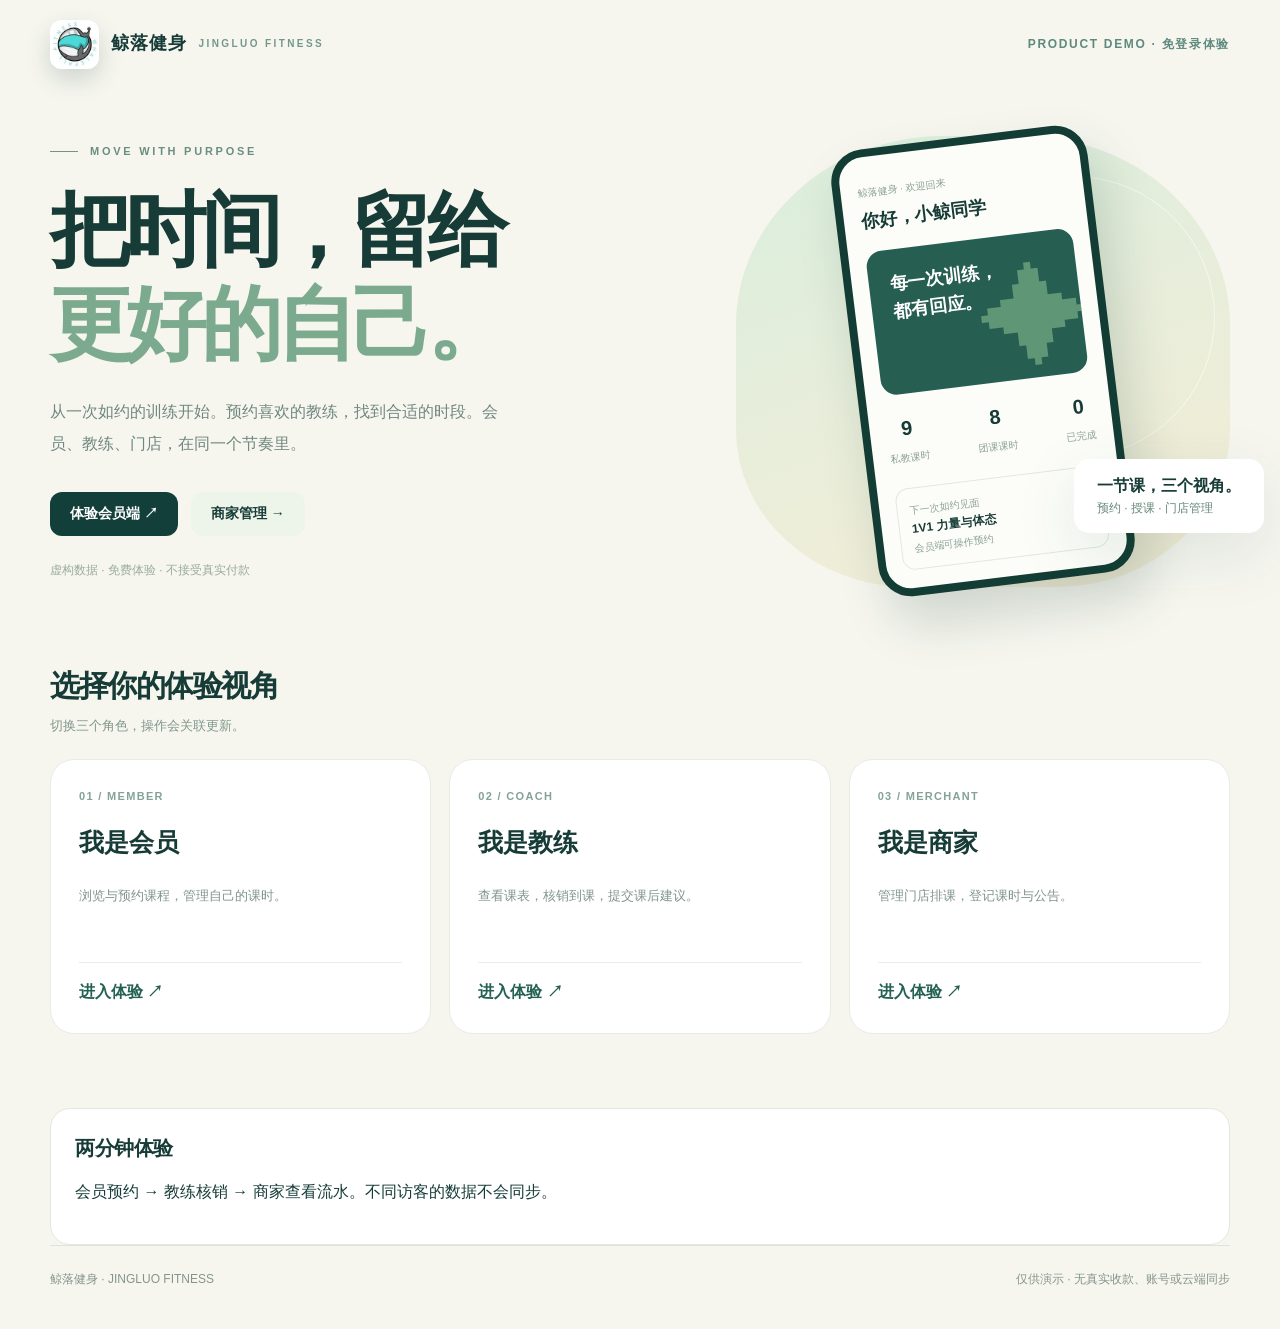
<file: jingluo-fitness/index.html>
<!doctype html>
<html lang="zh-CN"><head>
<meta charset="utf-8"><meta name="viewport" content="width=device-width, initial-scale=1, viewport-fit=cover">
<meta name="theme-color" content="#17453e"><meta name="referrer" content="no-referrer">
<meta name="description" content="鲸落健身交互演示：会员预约、教练核销、商家管理。全部为虚构数据。">
<meta http-equiv="Content-Security-Policy" content="default-src 'none'; script-src 'self'; style-src 'self' 'unsafe-inline'; img-src 'self' data:; connect-src 'none'; worker-src 'self'; font-src 'none'; object-src 'none'; base-uri 'none'; form-action 'none'">
<title>鲸落健身 · 在线交互演示</title>
<link rel="stylesheet" href="./app.css?v=20261015-2">
<link rel="stylesheet" href="./calendar.css?v=20261019-stop-1">
<script src="./calendar-core.js?v=20261022-members-1" defer></script>
<script src="./calendar.js?v=20261022-members-1" defer></script>
<script src="./members-core.js?v=20261022-members-1" defer></script>
<link rel="stylesheet" href="./members.css?v=20261022-members-1">
<script src="./gym-core.js?v=20261022-members-1" defer></script>
<script src="./gym.js?v=20261019-stop-1" defer></script>
<script src="./waitlist-core.js?v=20261023-waitlist-1" defer></script>
<script src="./waitlist-addon.js?v=20261023-waitlist-1" defer></script>
<link rel="stylesheet" href="./waitlist.css?v=20261023-waitlist-1">
<script src="./app.js?v=20261022-members-1" defer></script>
<script src="./audit-core.js?v=20261020-log-1" defer></script>
<script src="./audit.js?v=20261020-log-1" defer></script>
<script src="./audit-bridge.js?v=20261020-log-1" defer></script>
<link rel="stylesheet" href="./gym.css?v=20261019-stop-1">
<link rel="stylesheet" href="./audit.css?v=20261020-log-1">
</head><body>
<div id="app"><div class="shell" style="text-align:center;padding:48px">正在载入鲸落健身演示…</div></div>
<div id="toast" aria-live="polite" role="status"></div><dialog id="modal" aria-label="操作弹窗"></dialog>
<noscript>本演示需要启用 JavaScript。</noscript>
</body></html>
</file>
<file: jingluo-fitness/app.css>
:root{--ink:#173c37;--deep:#123f3a;--muted:#68817b;--cream:#f6f6ef;--paper:#fff;--mint:#d8eee2;--line:#e3e8df;--lime:#d5e98b;--shadow:0 20px 65px rgba(23,66,55,.10)}
*{box-sizing:border-box}html{scroll-behavior:smooth}body{margin:0;background:var(--cream);color:var(--ink);font-family:-apple-system,BlinkMacSystemFont,"PingFang SC","Microsoft YaHei",sans-serif;line-height:1.55}button,input,select,textarea{font:inherit}button{cursor:pointer}button:disabled{opacity:.48;cursor:not-allowed}a{text-decoration:none;color:inherit}button:focus-visible,a:focus-visible,input:focus-visible,textarea:focus-visible,select:focus-visible{outline:3px solid #93bcb1;outline-offset:3px}
.shell{width:min(1180px,calc(100% - 40px));margin:0 auto}.topbar{height:88px;display:flex;align-items:center;justify-content:space-between;gap:24px}.brand{display:flex;align-items:center;gap:12px;font-size:18px;font-weight:800;letter-spacing:.05em}.brand small{display:block;font-size:10px;letter-spacing:.24em;font-weight:700;color:#73978c}.logo{width:49px;height:49px;border-radius:17px;background:var(--deep);display:grid;place-items:center;color:#c9e7ca;box-shadow:0 10px 24px #143e3630}.logo svg{width:34px;height:34px}.muted{color:var(--muted)}.desktop-tag{color:#5e897e;font-size:12px;letter-spacing:.14em;font-weight:700}.pill{border:1px solid #d9e6d9;border-radius:100px;padding:8px 14px;color:#52766a;background:#f4fbf5;font-size:12px;display:inline-flex;align-items:center;gap:6px}.btn{display:inline-flex;justify-content:center;align-items:center;gap:9px;border:0;border-radius:12px;min-height:44px;padding:11px 20px;background:var(--deep);color:white;font-size:14px;font-weight:700;transition:transform .2s,background .2s}.btn:hover{transform:translateY(-2px);background:#206354}.btn.light{background:#edf5ea;color:var(--ink)}.btn.light:hover{background:#dbece0}.btn.line{background:white;color:var(--ink);border:1px solid #cedbd2}.btn.small{min-height:34px;padding:7px 12px;font-size:12px;border-radius:9px}.btn.warn{background:#fce4d7;color:#9e4e31}.btn.full{width:100%}
.hero{display:grid;grid-template-columns:1.12fr .88fr;gap:58px;align-items:center;min-height:575px;padding:48px 0 76px}.eyebrow{display:flex;align-items:center;gap:12px;color:#698e82;font-weight:800;font-size:11px;letter-spacing:.25em}.eyebrow:before{content:"";width:28px;height:1px;background:#6b9788}h1{font-size:clamp(51px,6.3vw,87px);line-height:1.16;letter-spacing:-.07em;margin:24px 0 25px;font-weight:850}h1 em{font-style:normal;color:#7caa8e}.lead{color:#718780;font-size:16px;line-height:2;max-width:450px}.hero-actions{display:flex;gap:13px;flex-wrap:wrap;margin-top:32px}.fineprint{margin-top:25px;font-size:12px;color:#9bab9d}.visual{min-height:450px;border-radius:42% 42% 35% 35%;background:linear-gradient(160deg,#daeede,#f5edd6);position:relative;display:flex;justify-content:center;align-items:center}.visual:before{content:"";position:absolute;border-radius:100%;height:280px;width:280px;border:1px solid #fff9;top:40px;right:15px}.phone{position:relative;width:258px;min-height:445px;border:8px solid #133d34;border-radius:33px;background:#fcfdf8;box-shadow:10px 28px 50px #183f342d;padding:22px 17px 18px;transform:rotate(-7deg)}.phone small{color:#8ca197;font-size:10px}.phone h3{margin:4px 0 16px;font-size:18px}.phone-art{height:145px;border-radius:16px;background:#265f51;color:white;padding:21px;position:relative;overflow:hidden}.phone-art:after{content:"✦";font-size:110px;color:#b2e4a969;position:absolute;right:-10px;top:3px}.phone-art strong{font-size:18px;line-height:1.55}.phone-stat{display:flex;justify-content:space-between;gap:10px;text-align:center;margin-top:19px}.phone-stat strong{display:block;font-size:20px}.phone-next{border:1px solid #dfe9df;border-radius:13px;padding:12px;margin-top:20px;font-size:12px}.phone-next b{display:block}.floatcard{position:absolute;right:-34px;bottom:54px;padding:15px 23px;border-radius:15px;background:white;box-shadow:var(--shadow);font-size:12px;color:#658878}.floatcard strong{display:block;color:var(--ink);font-size:16px}.sectionhead{display:flex;justify-content:space-between;align-items:end;gap:20px;margin:0 0 23px}.sectionhead h2{font-size:30px;letter-spacing:-.05em;margin:0 0 6px}.sectionhead p{color:#81968c;margin:0;font-size:13px}.portals{display:grid;grid-template-columns:repeat(3,1fr);gap:18px;padding-bottom:74px}.portal{background:white;border:1px solid #e7ece5;padding:28px;border-radius:24px;min-height:275px;display:flex;flex-direction:column;transition:transform .2s,box-shadow .2s}.portal:hover{transform:translateY(-4px);box-shadow:var(--shadow)}.portal-number{color:#84a397;font-size:11px;letter-spacing:.12em;font-weight:750}.portal h3{font-size:25px;margin:18px 0 10px}.portal p{color:#81948d;font-size:13px;line-height:1.85;flex:1}.portal a{display:flex;align-items:center;justify-content:space-between;color:#236153;font-weight:800;border-top:1px solid #e9ede8;padding-top:17px;margin-top:18px}.footer{border-top:1px solid #dce5dd;display:flex;gap:18px;justify-content:space-between;flex-wrap:wrap;font-size:12px;color:#85958c;padding:24px 0 40px}
.appbar{position:sticky;top:0;z-index:10;background:#f8faf5eF;border-bottom:1px solid #e1e8df;backdrop-filter:blur(20px)}.appbarinner{display:flex;align-items:center;gap:20px;padding:13px 0}.tabs{display:flex;gap:5px;margin-left:auto;background:#edf2e9;padding:4px;border-radius:12px}.tabs button{border:0;border-radius:9px;padding:10px 15px;color:#6d847a;background:transparent;font-weight:700;font-size:13px}.tabs button.active{background:#17453e;color:white}.bar-actions{display:flex;gap:8px;align-items:center}.bar-actions button{background:white;border:1px solid #d7e4dc;border-radius:10px;padding:8px 12px;color:#536f61;font-size:12px}.appbody{padding:38px 0 60px}.role-header{display:flex;justify-content:space-between;align-items:end;gap:25px;margin-bottom:23px}.role-header h1{font-size:clamp(27px,4vw,42px);letter-spacing:-.04em;margin:6px 0}.role-header p{color:#7a8f85;font-size:13px;margin:0}.role-header .tag{background:#e3f0e6;padding:9px 14px;border-radius:100px;font-size:12px;color:#467463}.dashboard{display:grid;grid-template-columns:repeat(4,1fr);gap:14px;margin-bottom:19px}.stat{padding:20px 22px;border-radius:18px;background:white;border:1px solid var(--line)}.stat small{color:#82948b}.stat strong{display:block;margin-top:7px;font-size:29px;letter-spacing:-.06em}.stat em{font-style:normal;color:#2f8e71;font-size:12px}.panel{border-radius:20px;border:1px solid var(--line);background:white;padding:24px;min-width:0}.panel h2{font-size:20px;letter-spacing:-.025em;margin:0 0 7px}.panel .hint{color:#8c9a92;font-size:12px}.grid-2{display:grid;grid-template-columns:1.45fr 1fr;gap:18px;align-items:start}.grid-equal{display:grid;grid-template-columns:repeat(2,1fr);gap:18px}.stack{display:grid;gap:17px}.inline-head{display:flex;justify-content:space-between;align-items:center;gap:12px;margin-bottom:15px}.inline-head h2{margin:0}.category-row{display:flex;flex-wrap:wrap;gap:8px;margin:19px 0}.chip{border:1px solid #dfebe3;background:white;color:#739086;border-radius:100px;padding:8px 13px;font-size:12px}.chip.active{color:white;background:var(--deep);border-color:var(--deep)}.course{border:1px solid #e4eae2;border-radius:16px;padding:18px;margin-bottom:12px;display:grid;grid-template-columns:1fr auto;gap:15px;align-items:center}.course:last-child{margin-bottom:0}.course .ey{color:#5f937d;font-weight:800;font-size:11px;letter-spacing:.06em}.course h3{margin:7px 0;font-size:16px}.course p{font-size:12px;color:#8c9d92;margin:3px 0}.course .price{font-size:13px;color:#427460;font-weight:750}.course-actions{display:grid;gap:8px;justify-items:end}.badge{border-radius:100px;display:inline-block;padding:4px 9px;background:#edf4ea;color:#548c72;font-weight:750;font-size:11px;white-space:nowrap}.badge.orange{background:#fcf0df;color:#b18a41}.badge.gray{background:#f0f1ef;color:#8a948c}.empty{text-align:center;padding:36px 14px;color:#90a198;font-size:13px;border:1px dashed #d8e3d8;border-radius:13px}.empty b{display:block;color:#43665b;font-size:17px;margin:8px}.appointment{display:flex;justify-content:space-between;gap:15px;align-items:start;border-top:1px solid #edf1eb;padding:15px 0}.appointment:first-of-type{border-top:0}.appointment strong{display:block;font-size:14px;margin-bottom:5px}.appointment p{font-size:12px;color:#90a197;margin:5px 0}.appointment .when{font-weight:850;font-size:13px;color:#467f6a}.appointment .actions{display:flex;gap:7px;flex-wrap:wrap;justify-content:flex-end;margin-top:8px}.appointment .actions button{background:white;border:1px solid #dce7dd;border-radius:8px;padding:6px 10px;font-size:11px;color:#597f6d}.appointment .actions .danger{border-color:#f3ded3;color:#b37459}.announcement{background:#f1f8ef;border-radius:12px;margin-top:12px;padding:15px 17px;font-size:13px;color:#587763}.announcement strong{display:block;color:#346850}.package{background:#f2f8f1;border-radius:16px;padding:20px;margin:16px 0}.package strong{display:block;font-size:28px;letter-spacing:-.04em}.package .muted{font-size:12px}.table-wrap{overflow:auto}.table{width:100%;border-collapse:collapse;font-size:12px;min-width:540px;text-align:left}.table th{background:#f7faf6;color:#82988b;font-weight:750;padding:11px}.table td{border-bottom:1px solid #edf1ec;padding:12px}.table td strong{color:#355e51}.section-sub{margin:28px 0 14px;font-size:19px}.form-field{display:block;color:#648075;font-size:12px;font-weight:700;margin:14px 0}.form-field input,.form-field select,.form-field textarea{width:100%;border:1px solid #dbe8df;background:#fcfffc;color:#274e44;border-radius:10px;padding:11px;outline:0;margin-top:7px;font-size:13px}.form-field textarea{min-height:90px;resize:vertical}.two-fields{display:grid;grid-template-columns:repeat(2,1fr);gap:12px}.activity{display:flex;gap:10px;font-size:12px;padding:10px 0;border-bottom:1px solid #edf1eb;color:#7f9589}.activity strong{color:#416a59}.activity:last-child{border:0}.activitytime{flex:0 0 65px;color:#a3afa4}.navlink{font-size:12px;color:#6d9789}.toast{position:fixed;z-index:50;bottom:24px;right:24px;background:#204c43;color:white;border-radius:12px;box-shadow:var(--shadow);padding:13px 19px;font-size:13px;max-width:calc(100% - 40px);animation:appear .2s}.overlay{position:fixed;inset:0;z-index:30;background:#102e29a6;display:flex;align-items:center;justify-content:center;padding:22px;overflow:auto}.modal{width:min(475px,100%);background:#fff;border-radius:22px;padding:27px;box-shadow:0 25px 95px #0019;max-height:90vh;overflow:auto}.modalhead{display:flex;justify-content:space-between;align-items:center}.modal h2{font-size:23px;margin:0}.modal .close{border:0;background:#eaf2e9;border-radius:9px;padding:8px 12px}.modal .detail{background:#f3f8f2;padding:14px;border-radius:11px;color:#648071;font-size:13px;margin-top:17px}.modalfoot{display:flex;gap:8px;justify-content:flex-end;margin-top:21px}.helpnote{color:#7b9087;font-size:12px;padding-top:14px;line-height:1.9}.checkcode{background:#163f38;color:#d7eada;letter-spacing:.2em;padding:15px;font-size:25px;text-align:center;border-radius:12px;margin:15px 0}.shadow-title{display:flex;justify-content:space-between;align-items:center;margin-bottom:12px}.full-width{width:100%}@keyframes appear{from{opacity:0;transform:translateY(9px)}to{opacity:1;transform:translateY(0)}}
@media(max-width:980px){.hero{gap:15px}.floatcard{right:0}.grid-2{grid-template-columns:1fr}.dashboard{grid-template-columns:repeat(2,1fr)}.portals{grid-template-columns:1fr 1fr}.appbarinner{flex-wrap:wrap}.tabs{order:3;width:100%;justify-content:center;margin:0}.tabs button{flex:1}.bar-actions{margin-left:auto}}
@media(max-width:680px){.shell{width:min(100% - 26px,1180px)}.topbar{height:68px}.desktop-tag{display:none}.hero{grid-template-columns:1fr;padding:33px 0 60px;gap:40px}.hero h1{font-size:52px}.hero .visual{min-height:400px}.visual .phone{transform:rotate(-4deg) scale(.9)}.floatcard{bottom:18px;right:7px}.portals{grid-template-columns:1fr;padding-bottom:38px}.portal{min-height:235px}.sectionhead span{display:none}.role-header{align-items:start}.role-header .tag{display:none}.appbarinner{gap:10px}.appbar .brand{font-size:14px}.appbar .logo{height:35px;width:35px;border-radius:12px}.appbar .logo svg{width:26px}.bar-actions{display:flex}.bar-actions button{padding:7px;font-size:11px}.dashboard{gap:10px}.stat{padding:14px}.stat strong{font-size:23px}.panel{padding:17px}.course{display:block}.course-actions{display:flex;align-items:center;justify-content:space-between;margin-top:12px}.grid-equal{grid-template-columns:1fr}.two-fields{grid-template-columns:1fr}.role-header h1{font-size:30px}.appointment{flex-direction:column}.appointment .actions{justify-content:flex-start}.footer{line-height:1.9}}
</file>
<file: jingluo-fitness/calendar.css>
/* Calendar extension: intentionally scoped to .jl-* to preserve the original site. */
.jl-calendar{margin:0 0 22px;scroll-margin-top:135px;overflow:hidden}.jl-calendar h2{margin:4px 0 8px;font-size:24px}.jl-header,.jl-toolbar,.jl-controls,.jl-row,.jl-agenda-title,.jl-dialog-head{display:flex;align-items:center;justify-content:space-between;gap:14px}.jl-header{align-items:flex-start}.jl-kicker{font-size:10px;font-weight:800;letter-spacing:.2em;color:#5c8a77}.jl-header p{font-size:12px;color:#647b72;margin:0}.jl-actions,.jl-controls,.jl-event-actions{display:flex;align-items:center;gap:8px;flex-wrap:wrap}.jl-btn{border:1px solid #cdded3;border-radius:9px;background:#fff;color:#23584a;padding:8px 12px;font-size:12px;font-weight:650;min-height:38px;cursor:pointer;white-space:nowrap}.jl-btn:hover{background:#edf5ed;border-color:#89b19c}.jl-btn.primary,.jl-segments [aria-pressed=true]{background:#17453e;color:#fff;border-color:#17453e}.jl-next{margin:22px 0;padding:17px 20px;border-radius:15px;background:#edf5e6;border:1px solid #dce9d2;display:flex;gap:16px;align-items:center;flex-wrap:wrap}.jl-next>div{flex:1;min-width:160px}.jl-next>div>span{font-size:11px;letter-spacing:.1em;color:#57755d}.jl-next strong{display:block;font-size:18px;margin:4px 0;overflow-wrap:anywhere}.jl-next small{color:#587265;font-size:12px}.jl-remind-state{font-size:11px;color:#50725c;max-width:280px}.jl-toolbar{margin:18px 0;flex-wrap:wrap}.jl-controls strong{font-size:16px}.jl-segments{display:flex;padding:4px;border-radius:11px;background:#f1f5ee;gap:4px}.jl-segments .jl-btn{min-width:59px;border-color:transparent;background:transparent}.jl-segments [aria-pressed=true]{background:#17453e}.jl-filters{display:flex;gap:12px;align-items:center;flex-wrap:wrap;padding:0 0 16px}.jl-filters label{color:#5a7668;font-size:12px;display:flex;gap:7px;align-items:center}.jl-filters input,.jl-filters select{border:1px solid #d4e2d8;border-radius:8px;padding:7px 9px;background:#fcfefb;color:#285746;font-size:12px;min-height:36px;min-width:0;max-width:170px}.jl-check{display:flex;align-items:center;gap:9px;font-size:13px;color:#365d4c;line-height:1.8;margin:10px 0}.jl-check input[type=checkbox]{accent-color:#235e49;width:17px;height:17px;min-height:17px;flex:none;padding:0}.jl-legend{display:flex;gap:7px;align-items:center;font-size:11px;color:#658174;margin-left:auto}.jl-legend i,.jl-dots i{width:6px;height:6px;border-radius:50%;display:inline-block;background:#4d8973}.jl-legend .group,.jl-dots .group{background:#be924a}.jl-dots .cancel{background:#bdc9c1}.jl-layout{display:grid;grid-template-columns:minmax(0,1.2fr) minmax(0,1fr);gap:22px;align-items:start}.jl-layout.day-view{grid-template-columns:1fr}.jl-weekdays,.jl-days{display:grid;grid-template-columns:repeat(7,minmax(0,1fr));gap:5px}.jl-weekdays span{text-align:center;font-size:11px;color:#768a7a;padding:8px 0 11px}.jl-day{border:1px solid #e6eee4;border-radius:11px;padding:12px 2px 8px;min-height:90px;display:flex;align-items:center;flex-direction:column;gap:5px;color:#3f6554;background:#fbfcf8;min-width:0;transition:background .15s}.jl-day b{font-size:18px}.jl-day small{font-size:10px;color:#6f8876}.jl-day:hover{background:#edf5e6}.jl-day.outside{opacity:.48}.jl-day.today:not(.selected){border-color:#1d5f49;box-shadow:inset 0 0 0 1px #1d5f49}.jl-day.selected{background:#1b5142;border-color:#1b5142;color:white;opacity:1}.jl-day.selected small{color:#d8e9dc}.jl-day.selected .jl-dots i{background:#a6dabb}.jl-day.selected .jl-dots .group{background:#efd183}.jl-dots{display:flex;gap:3px;min-height:6px}.jl-days.month .jl-day{min-height:68px;padding:8px 0 6px;gap:2px}.jl-days.month .jl-day b{font-size:15px}.jl-agenda{min-width:0}.jl-agenda-title{margin:4px 0 12px}.jl-agenda-title h3{font-size:16px;margin:0}.jl-agenda-title>span{font-size:12px;color:#678273}.jl-event{display:flex;gap:14px;padding:15px 12px;border-radius:12px;border:1px solid #dce8de;border-left:3px solid #42826d;background:#fbfdf9;margin-bottom:10px;min-width:0}.jl-event.group{border-left-color:#b38a42;background:#fffdf7}.jl-event.cancel{border-left-color:#bbc5bd;background:#f6f6f2;opacity:.7}.jl-time{display:flex;flex-direction:column;flex-shrink:0;gap:3px;font-variant-numeric:tabular-nums}.jl-time b{font-size:16px}.jl-time span{font-size:11px;color:#7f927f}.jl-event-main{flex:1;min-width:0}.jl-event-main strong{font-size:14px;overflow-wrap:anywhere}.jl-event-main p{font-size:12px;color:#647d6b;margin:6px 0;overflow-wrap:anywhere}.jl-event-main small{font-size:11px;color:#60765f}.jl-event-actions{margin-top:10px}.jl-event-actions .jl-btn{font-size:11px;padding:5px 9px;min-height:32px}.jl-row{align-items:flex-start;gap:8px;flex-wrap:wrap}.jl-tag{font-size:10px;border-radius:6px;background:#eaf2e5;padding:3px 6px;white-space:nowrap}.jl-empty{padding:25px 14px;border:1px dashed #d5e3d3;border-radius:12px;color:#758874;text-align:center;font-size:12px;line-height:1.9}.jl-empty b{color:#557258}.jl-empty p{margin:8px 0 0}.jl-caption{color:#687e69;font-size:11px;line-height:1.9;margin:12px 0 0}.jl-boundary{padding:12px 15px;background:#f5f6ed;border-radius:10px;color:#63775a;line-height:1.9;font-size:11px;margin-top:16px}.jl-reminder-center{border-top:1px solid #e0e8dc;padding-top:17px;margin-top:18px}.jl-reminder-center summary{cursor:pointer;font-size:15px;font-weight:700}.jl-reminder-center summary span{display:inline-block;border-radius:7px;padding:1px 8px;color:#eaf3e2;background:#235843;font-size:11px;margin-left:8px}.jl-reminder-center>.jl-actions{margin:12px 0}.jl-notice{display:flex;align-items:center;gap:14px;border-top:1px solid #edf0e7;padding:12px 0;font-size:12px}.jl-notice>div{flex:1;min-width:0}.jl-notice p{color:#70826c;margin:4px 0;overflow-wrap:anywhere}.jl-notice small{font-size:10px;color:#7a8c74}.jl-notice.unread strong:before{content:"";display:inline-block;width:6px;height:6px;border-radius:50%;background:#3c8565;margin-right:8px}.jl-dialog{padding:0;border:1px solid #e2e9dc;border-radius:20px;width:min(520px,calc(100% - 24px));max-height:90dvh;color:#244f3e;overflow:auto}.jl-dialog::backdrop{background:#123e32a1;backdrop-filter:blur(3px)}.jl-modal{padding:25px;font-size:13px}.jl-dialog h2{font-size:20px;margin:0}.jl-dialog-head{margin-bottom:18px;align-items:flex-start}.jl-dialog fieldset{border:1px solid #dce6d5;border-radius:12px;margin:18px 0 0;padding:12px 16px}.jl-dialog legend{color:#567151;font-size:12px;padding:0 6px}.jl-system{border-top:1px solid #e2e9dc;margin-top:18px;padding:18px 0}.jl-system p{font-size:12px;line-height:1.9}.jl-detail b{display:block;font-size:11px;color:#7b8e70;margin-bottom:4px}.jl-dialog form>.jl-actions{justify-content:flex-end;margin-top:20px}
@media(max-width:900px){.jl-layout{grid-template-columns:1fr}.jl-header{flex-wrap:wrap}.jl-agenda{max-height:470px;overflow:auto}.jl-next{padding:14px}.jl-remind-state{max-width:none;width:100%}}
@media(max-width:480px){.jl-header h2{font-size:21px}.jl-header>.jl-actions{width:100%}.jl-header>.jl-actions .jl-btn{flex:1}.jl-controls{gap:5px}.jl-controls strong{font-size:13px}.jl-controls .jl-btn{padding:6px 9px}.jl-toolbar{gap:12px}.jl-segments{margin-left:auto}.jl-day{min-height:75px;border-radius:8px}.jl-day b{font-size:16px}.jl-days.month .jl-day{min-height:61px}.jl-weekdays,.jl-days{gap:3px}.jl-legend{margin-left:0}.jl-filters{gap:8px}.jl-filters label{font-size:11px}.jl-filters input,.jl-filters select{padding:7px 5px;max-width:141px;font-size:11px}.jl-filters .jl-check{width:100%;margin:0}.jl-event{gap:10px;padding:13px 9px}.jl-modal{padding:20px}.jl-notice{flex-wrap:wrap}.jl-calendar .jl-caption{font-size:11px}}
@media(prefers-reduced-motion:reduce){.jl-day{transition:none}}
</file>
<file: jingluo-fitness/members.css>
.jl-member-switch{display:flex;gap:16px;padding:14px;border-radius:16px;background:#e8f1e7;align-items:center;flex-wrap:wrap}.jl-member-switch select{padding:9px;border-radius:9px;border:1px solid #c1d7c7;min-width:150px}.jl-member-switch small{display:block;color:#6b8776}.jl-member-label{font-size:12px}@media(max-width:520px){.jl-member-switch{flex-direction:column;align-items:stretch}.jl-member-switch select{width:100%}}
</file>
<file: jingluo-fitness/waitlist.css>
.jl-waitlist{margin:0 0 20px}.jl-wait-head{display:flex;align-items:flex-start;justify-content:space-between;gap:12px}.jl-wait-head h2{margin:0 0 5px}.jl-wait-head p,.jl-wait-empty,.jl-wait-note{font-size:12px;color:#718c80;line-height:1.8}.jl-wait-row{display:flex;align-items:center;justify-content:space-between;gap:12px;padding:13px 0;border-bottom:1px solid #e7eee9}.jl-wait-row strong{font-size:14px}.jl-wait-row p{font-size:12px;color:#708980;margin:6px 0 0}.jl-wait-actions{display:flex;gap:7px;flex-wrap:wrap;justify-content:flex-end}.jl-wait-note{margin-bottom:0}@media(max-width:580px){.jl-wait-head,.jl-wait-row{align-items:flex-start;flex-direction:column}.jl-wait-actions{justify-content:flex-start}}
</file>
<file: jingluo-fitness/gym.css>
.gym-panel{background:#fff;border:1px solid var(--line);padding:22px;border-radius:20px;margin:0 0 20px;min-width:0}.gym-panel h2{margin:0;font-size:20px}.gym-head{display:flex;align-items:center;justify-content:space-between;gap:12px}.gym-rule,.gym-note{font-size:12px;line-height:1.8;color:#567369}.gym-rule{background:#edf6ed;padding:12px;border-radius:10px}.gym-card-grid{display:grid;grid-template-columns:1fr 1fr;gap:14px}.gym-card{border:1px solid #dae6db;border-radius:15px;padding:18px;min-width:0}.gym-card>strong{display:block;font-size:28px;margin:12px 0 5px}.gym-card strong small{font-size:12px;font-weight:400;color:#668277}.gym-card p{font-size:12px;color:#547366}.gym-card .gym-alert{color:#93421e}.gym-actions{display:flex;flex-wrap:wrap;gap:10px;margin-top:14px}.gym-requests{border-top:1px solid #e2ebe0;margin-top:15px;padding-top:15px;font-size:13px}.gym-requests summary{cursor:pointer;font-weight:700;padding:6px 0}.gym-request{display:flex;align-items:center;justify-content:space-between;gap:12px;border-bottom:1px solid #e4ece1;padding:12px 0}.gym-request p{margin:4px 0;color:#5d7869}.gym-dialog{border:1px solid #d1e2d6;border-radius:18px;padding:26px;width:min(490px,calc(100% - 32px));max-height:85vh;overflow:auto;color:var(--ink)}.gym-dialog::backdrop{background:#123f3a80}.gym-dialog h2{font-size:21px;margin:0 0 15px}#gym-error{font-size:13px;color:#983c2a;line-height:1.8}.logo img{width:100%;height:100%;object-fit:contain;border-radius:12px;background:white}@media(max-width:600px){.gym-panel{padding:16px}.gym-card-grid{grid-template-columns:1fr}.gym-request{align-items:start;flex-wrap:wrap}.gym-dialog{padding:18px}.gym-head h2{font-size:18px}}
</file>
<file: jingluo-fitness/audit.css>
/* Scoped to the simulated merchant audit panel. */
.audit-panel{margin:18px 0 30px;background:#fff;border:1px solid #dce7dd;border-radius:20px;padding:18px 24px}
.audit-panel summary{display:flex;justify-content:space-between;align-items:center;gap:12px;flex-wrap:wrap;cursor:pointer;list-style-position:inside}
.audit-panel summary strong{font-size:18px;color:#17453e}.audit-panel summary span{font-size:12px;color:#68817b}
.audit-tools{display:flex;gap:12px;align-items:center;justify-content:space-between;flex-wrap:wrap;margin:18px 0}
.audit-tools label{font-size:13px;color:#577a6b;display:flex;align-items:center;gap:8px}
.audit-tools select{border:1px solid #d6e3da;border-radius:10px;padding:9px;background:#fff;color:#173c37;max-width:200px}
.audit-row{display:grid;grid-template-columns:175px 100px minmax(0,1fr);gap:12px;padding:13px 2px;border-top:1px solid #eaf0e9;align-items:start;font-size:13px}
.audit-row time{color:#779087;font-size:12px}.audit-badge{border-radius:99px;background:#edf5eb;padding:3px 8px;font-size:11px;color:#306a55;white-space:nowrap;text-align:center}
.audit-row b{font-size:13px;color:#21554b}.audit-row p{margin:4px 0;overflow-wrap:anywhere;color:#6e8178}
.audit-empty,.audit-disclaimer{color:#8a9d90;font-size:12px;line-height:1.9}.audit-disclaimer{border-top:1px dashed #d8e4da;padding-top:12px}
@media(max-width:650px){.audit-panel{padding:15px}.audit-row{grid-template-columns:1fr 1fr;gap:4px 8px}.audit-row>div{grid-column:1/-1}.audit-tools{align-items:stretch}}
</file>
